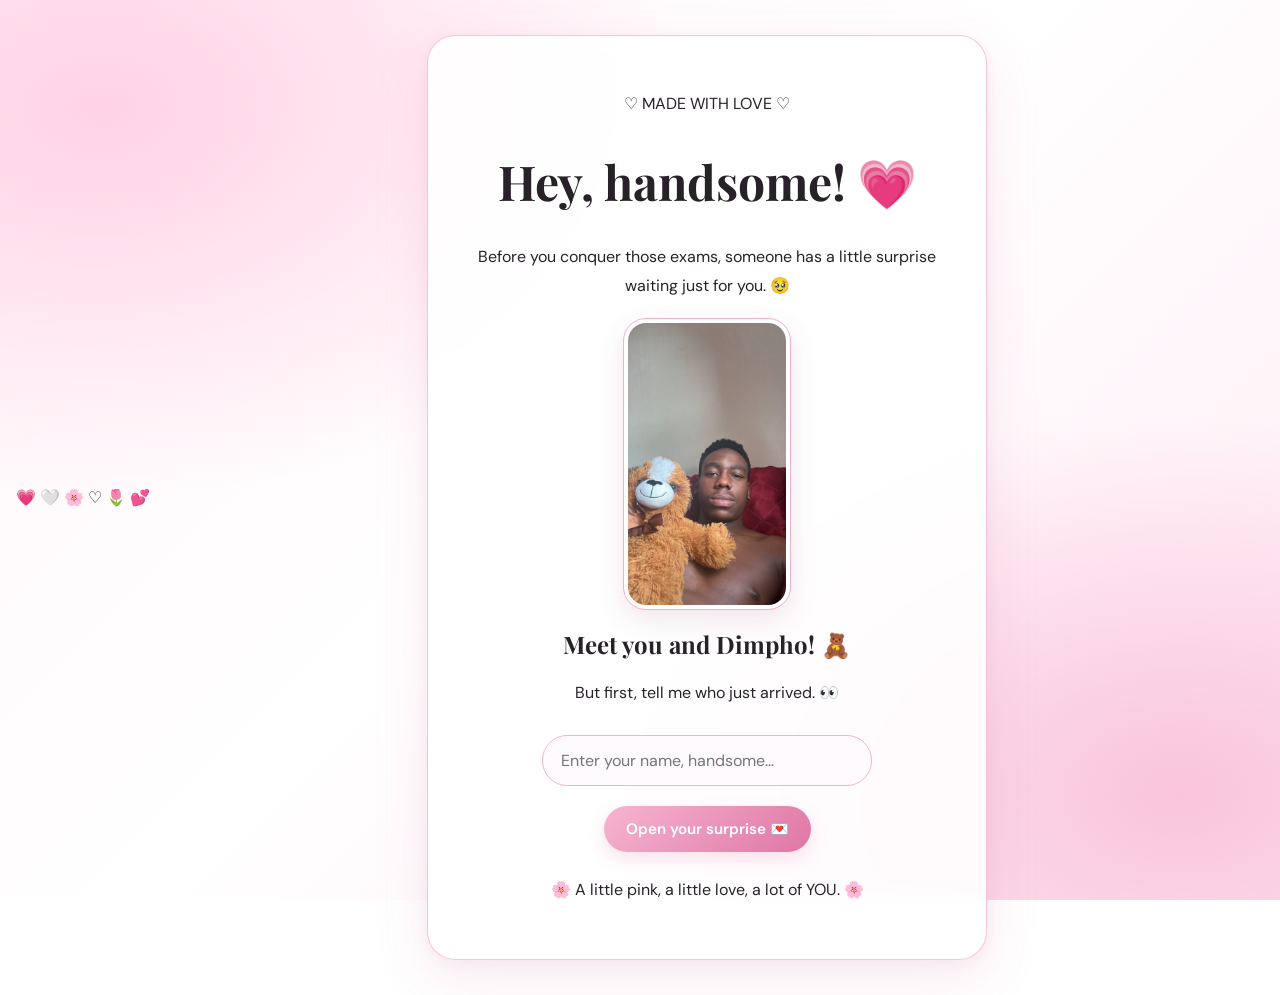
<file: index.html>
<!DOCTYPE html>
<html lang="en">
<head>
    <meta charset="UTF-8">
    <meta name="viewport" content="width=device-width, initial-scale=1.0">
    <title>A Surprise For You 💗</title>
    <link rel="stylesheet" href="style.css">
</head>
<body>
    <div class="floating-hearts">💗 🤍 🌸 ♡ 🌷 💕</div>

    <main class="welcome-card">
        <p class="little-title">♡ MADE WITH LOVE ♡</p>

        <h1>Hey, handsome! 💗</h1>

        <p class="intro">
            Before you conquer those exams, someone has
            a little surprise waiting just for you. 🥹
        </p>

        <div class="photo-frame">
            <img src="intro.jpeg"
                 alt="Him holding Dimpho the bear">
        </div>

        <h2>Meet you and Dimpho! 🧸</h2>

        <p class="question">
            But first, tell me who just arrived. 👀
        </p>

        <input type="text" id="hisName"
               placeholder="Enter your name, handsome...">

        <button onclick="goToPage2()">
            Open your surprise 💌
        </button>

        <p id="greeting"></p>

        <p class="footer">
            🌸 A little pink, a little love, a lot of YOU. 🌸
        </p>
    </main>

    <script src="script.js"></script>
</body>
</html>
</file>
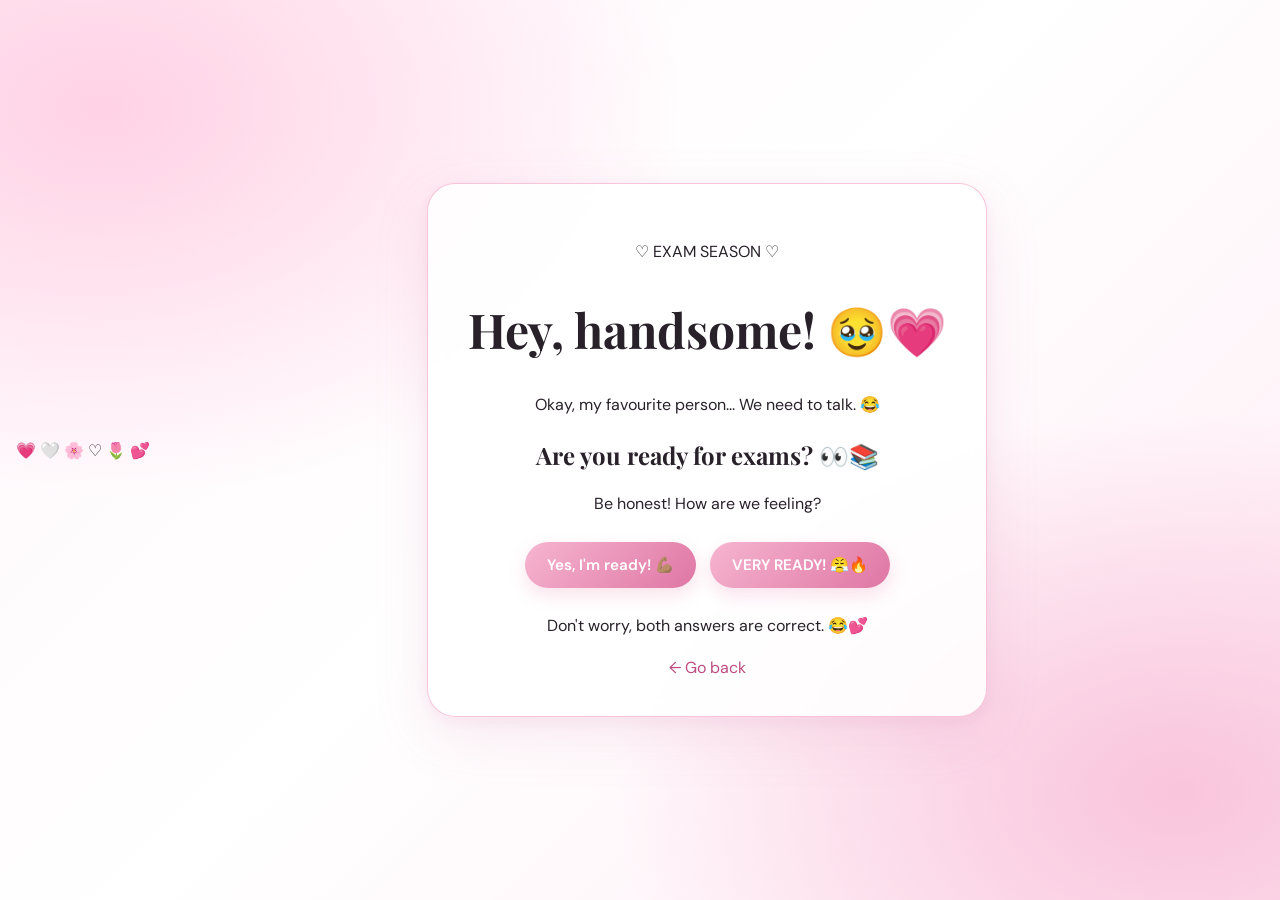
<file: page2.html>
<!DOCTYPE html>
<html lang="en">
<head>
    <meta charset="UTF-8">
    <meta name="viewport" content="width=device-width, initial-scale=1.0">
    <title>Are You Ready? 💗</title>
    <link rel="stylesheet" href="style.css">
</head>
<body>

    <div class="floating-hearts">💗 🤍 🌸 ♡ 🌷 💕</div>

    <main class="welcome-card">
        <p class="little-title">♡ EXAM SEASON ♡</p>

        <h1>Hey, <span id="hisName">handsome</span>! 🥹💗</h1>

        <p class="intro">
            Okay, my favourite person...
            We need to talk. 😂
        </p>

        <h2>Are you ready for exams? 👀📚</h2>

        <p class="question">
            Be honest! How are we feeling?
        </p>

        <div class="button-group">
            <button onclick="goNext()">
                Yes, I'm ready! 💪🏽
            </button>

            <button onclick="goNext()">
                VERY READY! 😤🔥
            </button>
        </div>

        <p class="footer">
            Don't worry, both answers are correct. 😂💕
        </p>

        <a class="back-link" href="index.html">
            ← Go back
        </a>
    </main>

    <script src="script.js"></script>
    <script>
        document.getElementById("hisName").textContent = getBestieName();

        function goNext() {
            window.location.href = "page3.html";
        }
    </script>

</body>
</html>
</file>
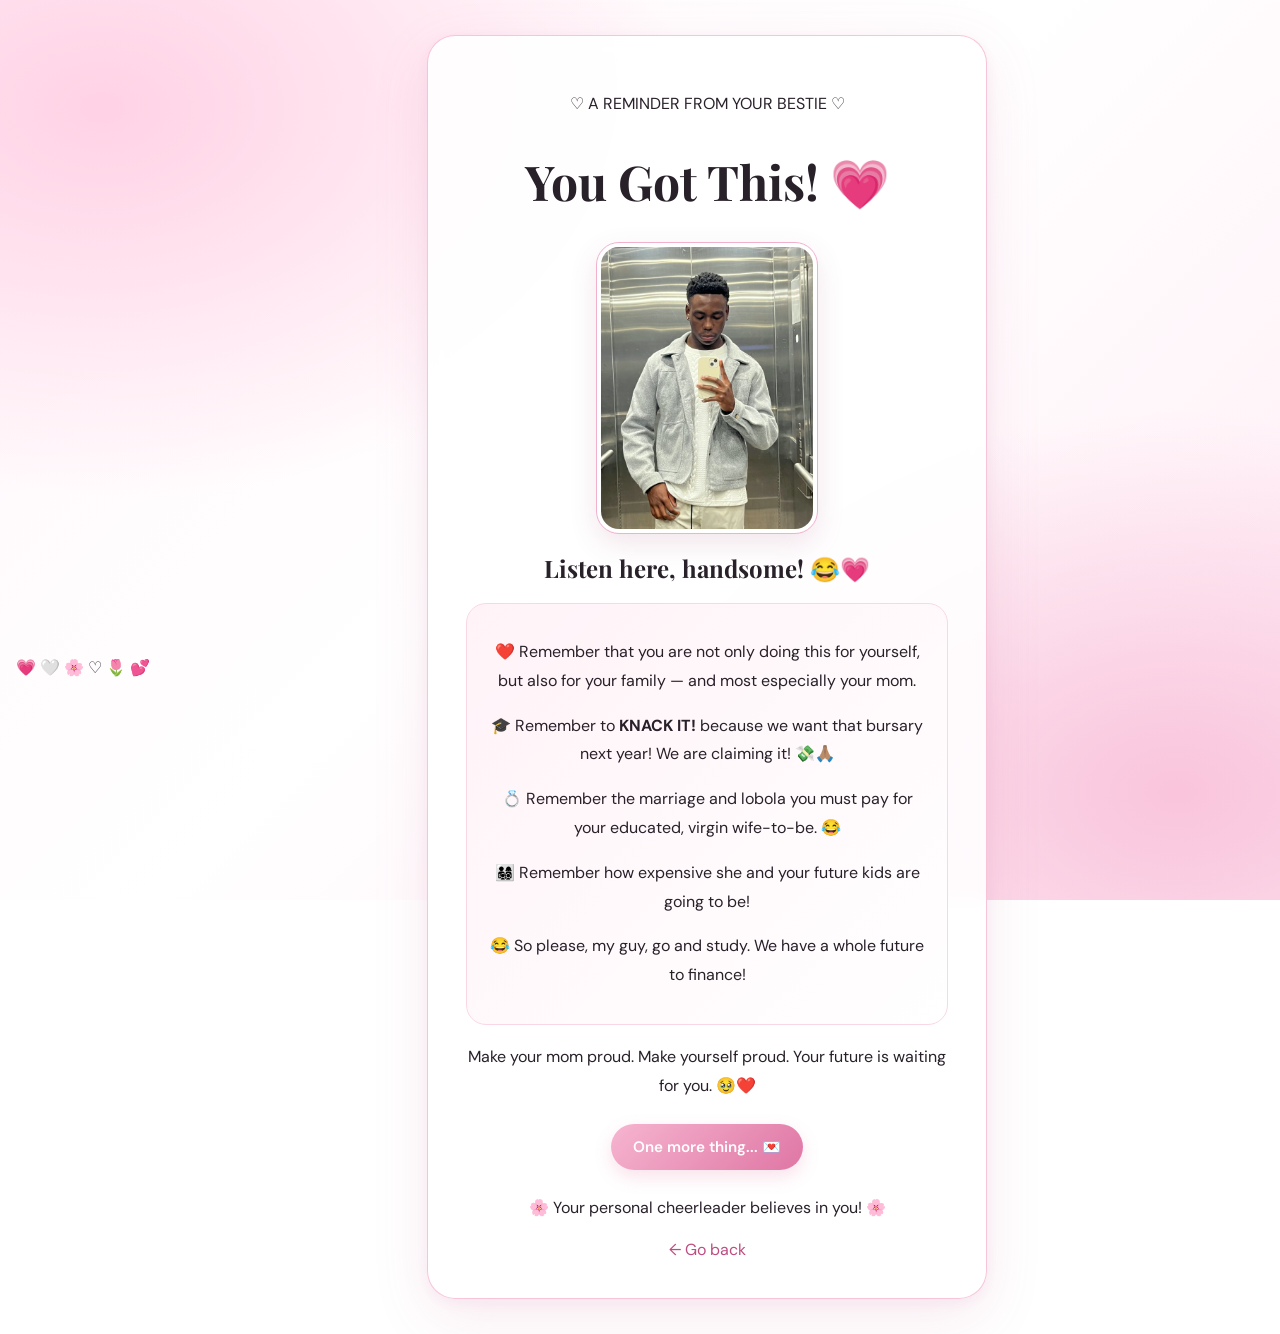
<file: page3.html>
<!DOCTYPE html>
<html lang="en">
<head>
    <meta charset="UTF-8">
    <meta name="viewport" content="width=device-width, initial-scale=1.0">
    <title>A Little Motivation 💌</title>
    <link rel="stylesheet" href="style.css">
</head>
<body>

    <div class="floating-hearts">💗 🤍 🌸 ♡ 🌷 💕</div>

    <main class="welcome-card">
        <p class="little-title">♡ A REMINDER FROM YOUR BESTIE ♡</p>

        <h1>You Got This! 💗</h1>

        <div class="photo-frame">
            <img src="intro1.jpeg"
                 alt="A beautiful picture of you">
        </div>

        <h2 id="personalGreeting">Listen here, handsome! 😂</h2>

        <div class="message">
            <p>
                ❤️ Remember that you are not only doing this
                for yourself, but also for your family —
                and most especially your mom.
            </p>

            <p>
                🎓 Remember to <strong>KNACK IT!</strong>
                because we want that bursary next year!
                We are claiming it! 💸🙏🏽
            </p>

            <p>
                💍 Remember the marriage and lobola you must
                pay for your educated, virgin wife-to-be. 😂
            </p>

            <p>
                👨‍👩‍👧‍👦 Remember how expensive she and your
                future kids are going to be!
            </p>

            <p>
                😂 So please, my guy, go and study.
                We have a whole future to finance!
            </p>
        </div>

        <p class="question">
            Make your mom proud. Make yourself proud.
            Your future is waiting for you. 🥹❤️
        </p>

        <button onclick="goToFinalPage()">
            One more thing... 💌
        </button>

        <p class="footer">
            🌸 Your personal cheerleader believes in you! 🌸
        </p>

        <a class="back-link" href="page2.html">
            ← Go back
        </a>
    </main>

    <script src="script.js"></script>
    <script>
        document.getElementById("personalGreeting").textContent =
            "Listen here, " + getBestieName() + "! 😂💗";

        function goToFinalPage() {
            window.location.href = "page4.html";
        }
    </script>

</body>
</html>
</file>
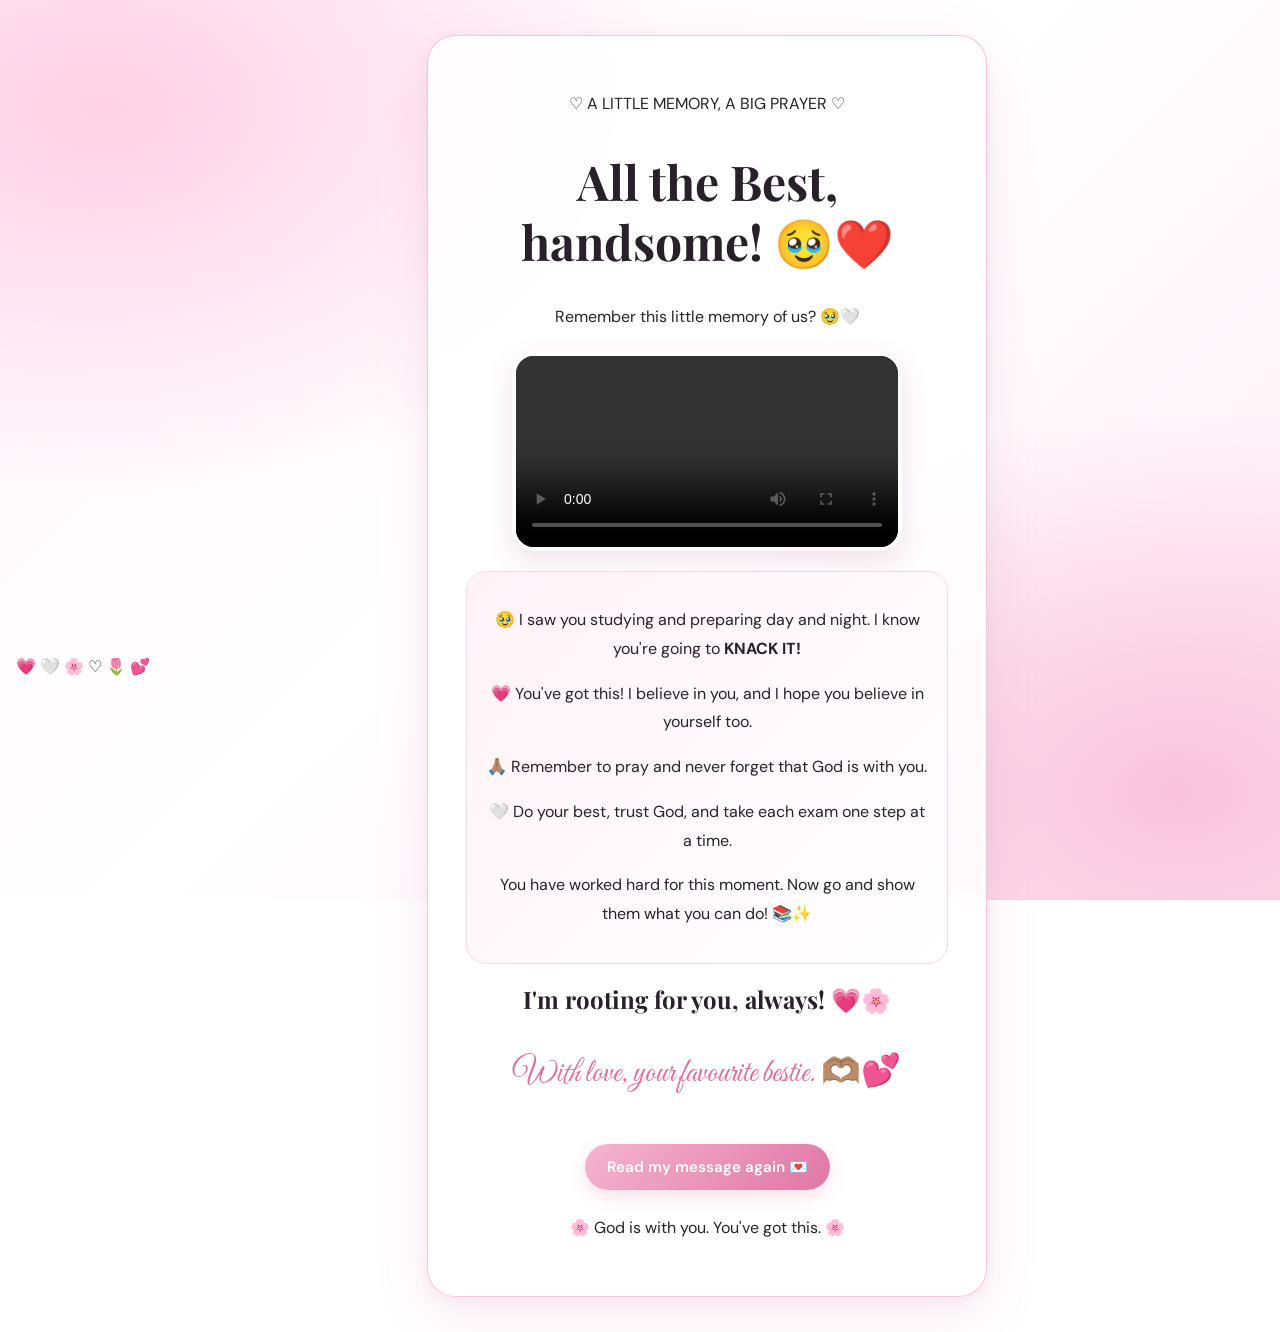
<file: page4.html>
<!DOCTYPE html>
<html lang="en">
<head>
    <meta charset="UTF-8">
    <meta name="viewport" content="width=device-width, initial-scale=1.0">
    <title>You've Got This 💗</title>
    <link rel="stylesheet" href="style.css">
</head>
<body>

    <div class="floating-hearts">💗 🤍 🌸 ♡ 🌷 💕</div>

    <main class="welcome-card">
        <p class="little-title">♡ A LITTLE MEMORY, A BIG PRAYER ♡</p>

        <h1>All the Best, <span id="hisName">handsome</span>! 🥹❤️</h1>

        <p class="intro">
            Remember this little memory of us? 🥹🤍
        </p>

        <div class="video-frame">
            <video controls playsinline>
                <source src="hugs.mp4" type="video/mp4">
                Your browser cannot play this video.
            </video>
        </div>

        <div class="message">
            <p>
                🥹 I saw you studying and preparing day
                and night. I know you're going to
                <strong>KNACK IT!</strong>
            </p>

            <p>
                💗 You've got this! I believe in you,
                and I hope you believe in yourself too.
            </p>

            <p>
                🙏🏽 Remember to pray and never forget
                that God is with you.
            </p>

            <p>
                🤍 Do your best, trust God, and take
                each exam one step at a time.
            </p>

            <p>
                You have worked hard for this moment.
                Now go and show them what you can do! 📚✨
            </p>
        </div>

        <h2>I'm rooting for you, always! 💗🌸</h2>

        <p class="signature">
            With love, your favourite bestie. 🫶🏽💕
        </p>

        <button onclick="window.location.href='index.html'">
            Read my message again 💌
        </button>

        <p class="footer">
            🌸 God is with you. You've got this. 🌸
        </p>
    </main>

    <script src="script.js"></script>
    <script>
        document.getElementById("hisName").textContent = getBestieName();
    </script>

</body>
</html>
</file>
<file: style.css>
@import url('https://fonts.googleapis.com/css2?family=DM+Sans:wght@400;500;600;700&family=Great+Vibes&family=Playfair+Display:wght@500;600;700&display=swap');

:root {
    --pink: #f5a5c5;
    --deep-pink: #df6d9d;
    --light-pink: #fff0f6;
    --black: #29212a;
    --white: #ffffff;
}

* {
    box-sizing: border-box;
}

html {
    min-height: 100%;
}

body {
    margin: 0;
    min-height: 100vh;
    padding: 35px 16px;
    display: flex;
    justify-content: center;
    align-items: center;
    overflow-x: hidden;
    color: var(--black);
    font-family: 'DM Sans', sans-serif;
    background:
        radial-gradient(ellipse at 8% 12%, #ffd2e5 0%, transparent 35%),
        radial-gradient(ellipse at 92% 88%, #f9c4dc 0%, transparent 34%),
        linear-gradient(135deg, #fff7fb, #ffffff 48%, #ffedf5);
    background-attachment: fixed;
}

h1, h2, h3 {
    font-family: 'Playfair Display', serif;
    line-height: 1.25;
}

h1 {
    font-size: clamp(2rem, 5vw, 3rem);
}

p {
    line-height: 1.8;
    font-size: 1rem;
}

.welcome-card,
.card,
.content,
.container,
.message-card,
.page-card {
    position: relative;
    z-index: 1;
    width: min(100%, 560px);
    margin: auto;
    padding: clamp(22px, 5vw, 38px);
    text-align: center;
    background: rgba(255, 255, 255, 0.88);
    border: 1px solid rgba(245, 165, 197, 0.65);
    border-radius: 28px;
    box-shadow:
        0 18px 55px rgba(200, 104, 148, 0.13),
        0 4px 14px rgba(200, 104, 148, 0.08);
    backdrop-filter: blur(10px);
}

button,
.button,
a.button {
    display: inline-block;
    margin: 8px 5px;
    padding: 13px 22px;
    border: none;
    border-radius: 30px;
    background: linear-gradient(135deg, #f6b5d0, #df76a4);
    color: #ffffff;
    font: 600 0.95rem 'DM Sans', sans-serif;
    text-decoration: none;
    cursor: pointer;
    box-shadow: 0 7px 18px rgba(223, 109, 157, 0.2);
    transition: transform 0.25s ease, box-shadow 0.25s ease;
}

button:hover,
.button:hover,
a.button:hover {
    transform: translateY(-3px);
    box-shadow: 0 10px 24px rgba(223, 109, 157, 0.3);
}

input {
    width: min(100%, 330px);
    padding: 14px 18px;
    margin: 12px 0;
    border: 1px solid #efb4ce;
    border-radius: 25px;
    outline: none;
    background: #fffafd;
    font: 1rem 'DM Sans', sans-serif;
}

input:focus {
    border-color: #df76a4;
    box-shadow: 0 0 0 4px #fce1ed;
}

/* Keep photos cute and small */
img {
    display: block;
    width: auto;
    height: auto;
    max-width: min(100%, 260px);
    max-height: 290px;
    object-fit: cover;
    object-position: center;
    margin: 18px auto;
    border: 4px solid white;
    border-radius: 22px;
    outline: 1px solid #f1b1cd;
    box-shadow: 0 10px 28px rgba(170, 85, 125, 0.16);
}

/* Keep videos inside the card */
video {
    display: block;
    width: 100%;
    max-width: 390px;
    max-height: 300px;
    margin: 20px auto;
    object-fit: contain;
    background: #211820;
    border: 4px solid white;
    border-radius: 22px;
    box-shadow: 0 10px 28px rgba(170, 85, 125, 0.17);
}

.message {
    padding: 18px;
    margin: 18px 0;
    border-radius: 20px;
    background: linear-gradient(135deg, #fff3f8, #ffffff);
    border: 1px solid #f9d7e5;
}

.signature {
    font-family: 'Great Vibes', cursive;
    font-size: 2rem;
    color: var(--deep-pink);
}

.back-link {
    color: #bd4d81;
    text-decoration: none;
}

/* Floating decorations */
.floating-decoration {
    position: fixed;
    z-index: 0;
    bottom: -60px;
    pointer-events: none;
    user-select: none;
    opacity: 0.75;
    animation: floatUp linear infinite;
}

@keyframes floatUp {
    0% {
        transform: translateY(0) rotate(-15deg);
        opacity: 0;
    }
    15% {
        opacity: 0.8;
    }
    85% {
        opacity: 0.7;
    }
    100% {
        transform: translateY(-115vh) rotate(25deg);
        opacity: 0;
    }
}

@media (max-width: 480px) {
    body {
        padding: 22px 12px;
    }

    .welcome-card,
    .card,
    .content,
    .container,
    .message-card,
    .page-card {
        border-radius: 23px;
        padding: 22px 17px;
    }

    img {
        max-width: min(100%, 220px);
        max-height: 245px;
    }

    video {
        max-height: 240px;
    }
}
</file>
